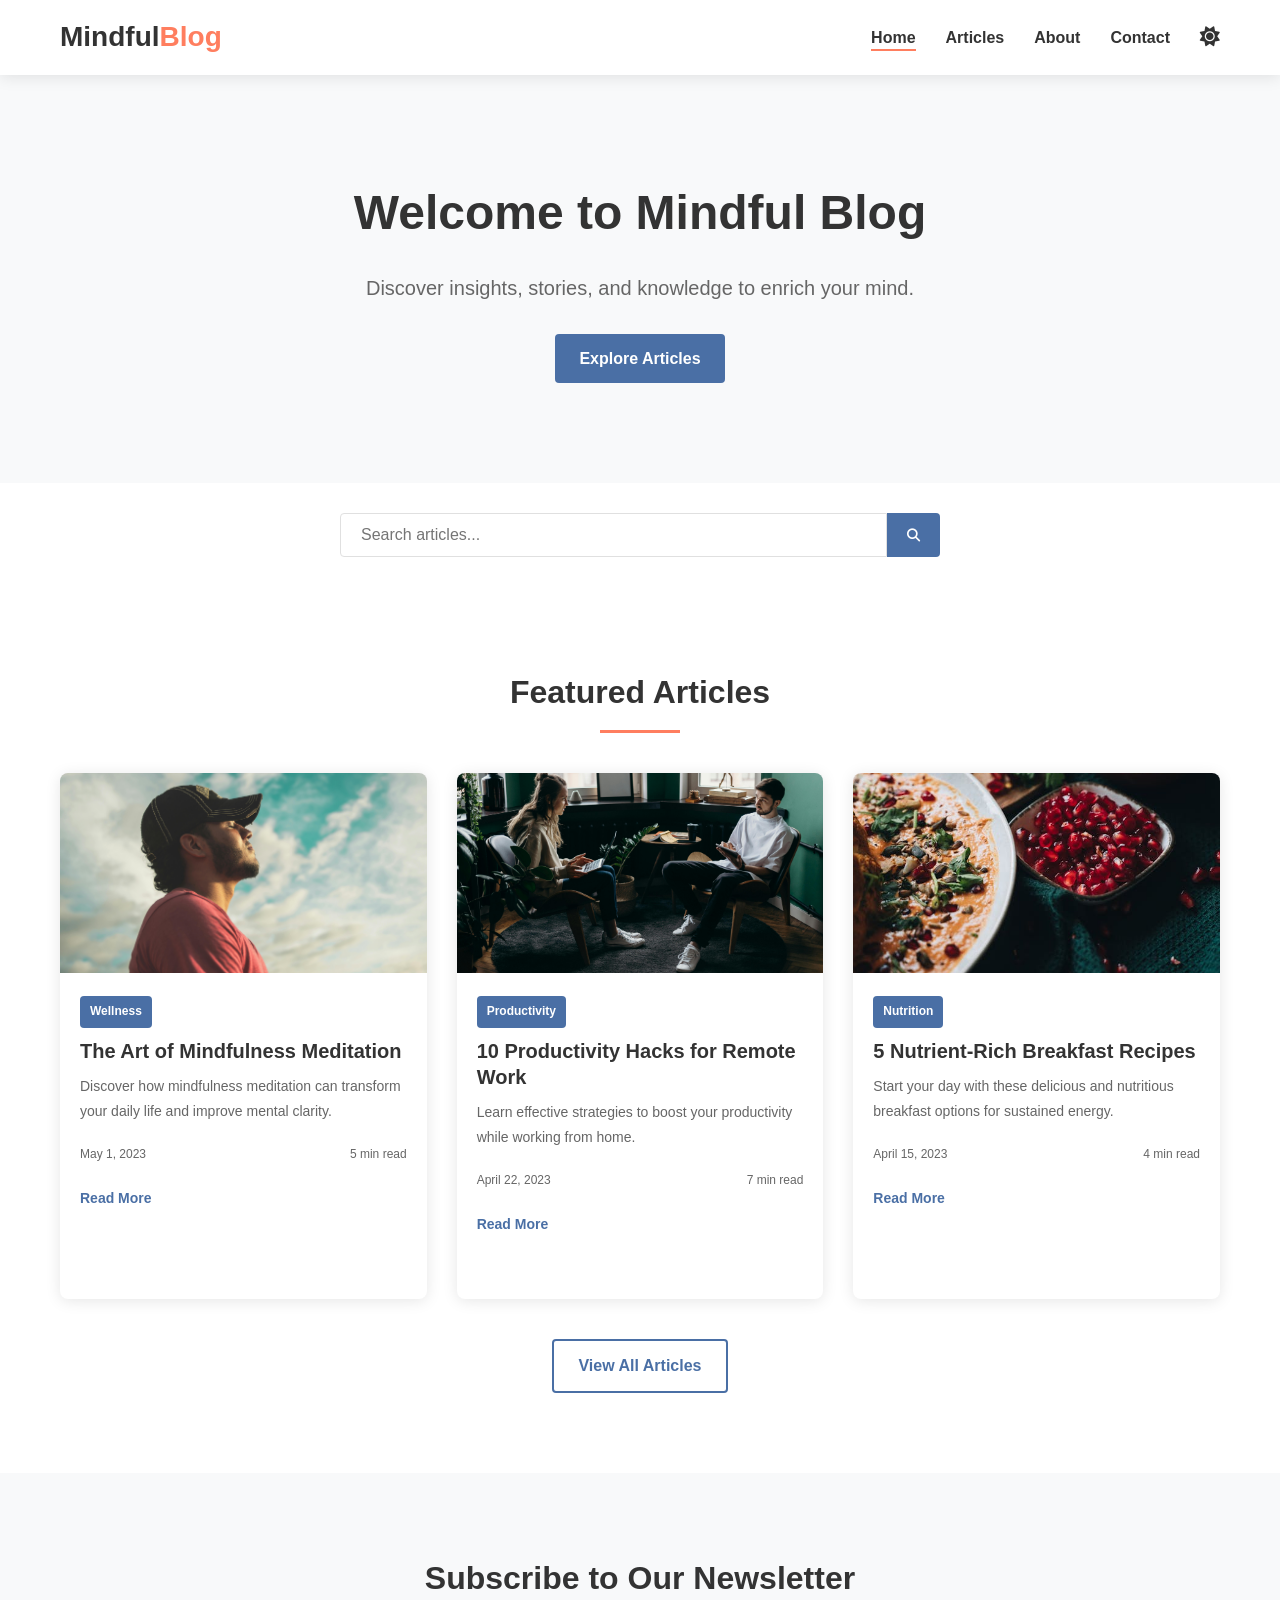
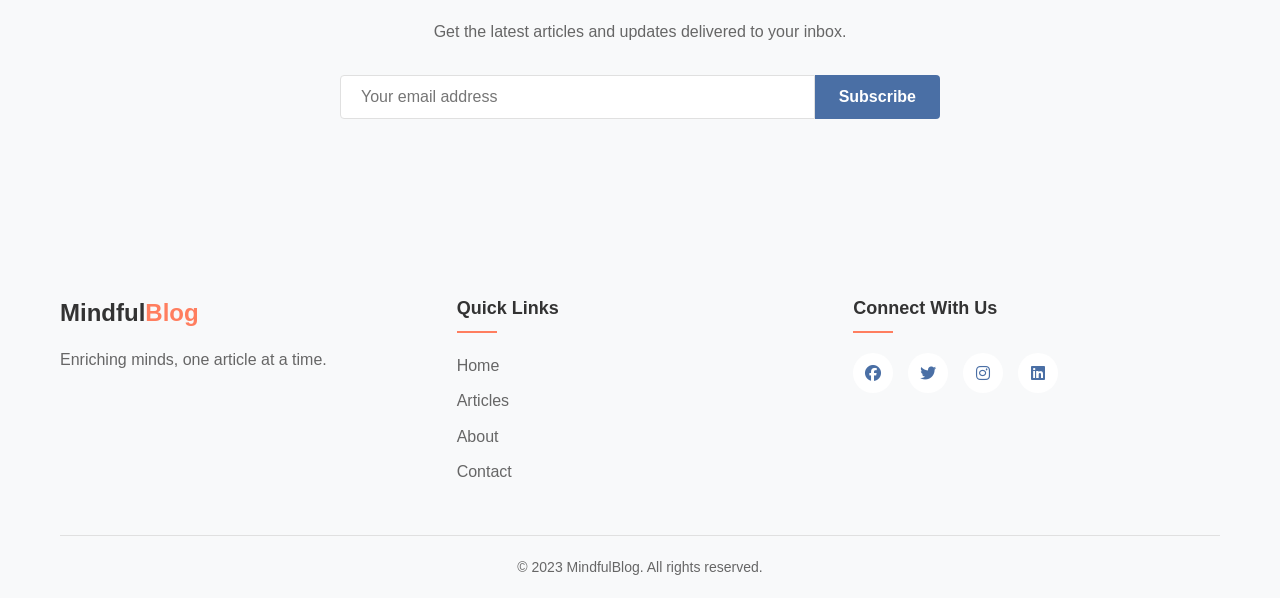
<file: index.html>
<!DOCTYPE html>
<html lang="en">
<head>
    <meta charset="UTF-8">
    <meta name="viewport" content="width=device-width, initial-scale=1.0">
    <title>Mindful Blog - Home</title>
    <link rel="stylesheet" href="style.css">
    <link rel="stylesheet" href="https://cdnjs.cloudflare.com/ajax/libs/font-awesome/6.4.0/css/all.min.css">
</head>
<body>
    <header>
        <div class="container">
            <div class="logo">
                <h1>Mindful<span>Blog</span></h1>
            </div>
            <nav>
                <ul class="nav-links">
                    <li><a href="index.html" class="active">Home</a></li>
                    <li><a href="blog.html">Articles</a></li>
                    <li><a href="about.html">About</a></li>
                    <li><a href="contact.html">Contact</a></li>
                </ul>
                <div class="theme-toggle">
                    <i class="fas fa-sun"></i>
                </div>
                <div class="hamburger">
                    <div class="line"></div>
                    <div class="line"></div>
                    <div class="line"></div>
                </div>
            </nav>
        </div>
    </header>

    <section class="hero">
        <div class="container">
            <div class="hero-content">
                <h2>Welcome to Mindful Blog</h2>
                <p>Discover insights, stories, and knowledge to enrich your mind.</p>
                <a href="blog.html" class="btn">Explore Articles</a>
            </div>
        </div>
    </section>

    <section class="search-section">
        <div class="container">
            <div class="search-container">
                <input type="text" id="search-input" placeholder="Search articles...">
                <button id="search-btn"><i class="fas fa-search"></i></button>
            </div>
        </div>
    </section>

    <section class="featured-posts">
        <div class="container">
            <h2 class="section-title">Featured Articles</h2>
            <div class="posts-grid">
                <div class="post-card">
                    <div class="post-image">
                        <img src="meditation.jpg" alt="Mindfulness Meditation">
                    </div>
                    <div class="post-content">
                        <div class="post-category">Wellness</div>
                        <h3 class="post-title">The Art of Mindfulness Meditation</h3>
                        <p class="post-excerpt">Discover how mindfulness meditation can transform your daily life and improve mental clarity.</p>
                        <div class="post-meta">
                            <span class="post-date">May 1, 2023</span>
                            <span class="post-read-time">5 min read</span>
                        </div>
                        <a href="post.html" class="read-more">Read More</a>
                    </div>
                </div>
                <div class="post-card">
                    <div class="post-image">
                        <img src="productivity.jpg" alt="Productivity Tips">
                    </div>
                    <div class="post-content">
                        <div class="post-category">Productivity</div>
                        <h3 class="post-title">10 Productivity Hacks for Remote Work</h3>
                        <p class="post-excerpt">Learn effective strategies to boost your productivity while working from home.</p>
                        <div class="post-meta">
                            <span class="post-date">April 22, 2023</span>
                            <span class="post-read-time">7 min read</span>
                        </div>
                        <a href="post2.html" class="read-more">Read More</a>
                    </div>
                </div>
                <div class="post-card">
                    <div class="post-image">
                        <img src="healthy.jpeg" alt="Healthy Recipes">
                    </div>
                    <div class="post-content">
                        <div class="post-category">Nutrition</div>
                        <h3 class="post-title">5 Nutrient-Rich Breakfast Recipes</h3>
                        <p class="post-excerpt">Start your day with these delicious and nutritious breakfast options for sustained energy.</p>
                        <div class="post-meta">
                            <span class="post-date">April 15, 2023</span>
                            <span class="post-read-time">4 min read</span>
                        </div>
                        <a href="post3.html" class="read-more">Read More</a>
                    </div>
                </div>
            </div>
            <div class="view-all-container">
                <a href="blog.html" class="btn btn-outline">View All Articles</a>
            </div>
        </div>
    </section>

    <section class="newsletter">
        <div class="container">
            <div class="newsletter-content">
                <h2>Subscribe to Our Newsletter</h2>
                <p>Get the latest articles and updates delivered to your inbox.</p>
                <form id="newsletter-form">
                    <input type="email" placeholder="Your email address" required>
                    <button type="submit" class="btn">Subscribe</button>
                </form>
                <div id="newsletter-message"></div>
            </div>
        </div>
    </section>

    <footer>
        <div class="container">
            <div class="footer-content">
                <div class="footer-logo">
                    <h2>Mindful<span>Blog</span></h2>
                    <p>Enriching minds, one article at a time.</p>
                </div>
                <div class="footer-links">
                    <h3>Quick Links</h3>
                    <ul>
                        <li><a href="index.html">Home</a></li>
                        <li><a href="blog.html">Articles</a></li>
                        <li><a href="about.html">About</a></li>
                        <li><a href="contact.html">Contact</a></li>
                    </ul>
                </div>
                <div class="footer-social">
                    <h3>Connect With Us</h3>
                    <div class="social-icons">
                        <a href="#"><i class="fab fa-facebook"></i></a>
                        <a href="#"><i class="fab fa-twitter"></i></a>
                        <a href="#"><i class="fab fa-instagram"></i></a>
                        <a href="#"><i class="fab fa-linkedin"></i></a>
                    </div>
                </div>
            </div>
            <div class="footer-bottom">
                <p>&copy; 2023 MindfulBlog. All rights reserved.</p>
            </div>
        </div>
    </footer>

    <script src="script.js"></script>
    <script src="shared.js"></script>
</body>
</html>
</file>
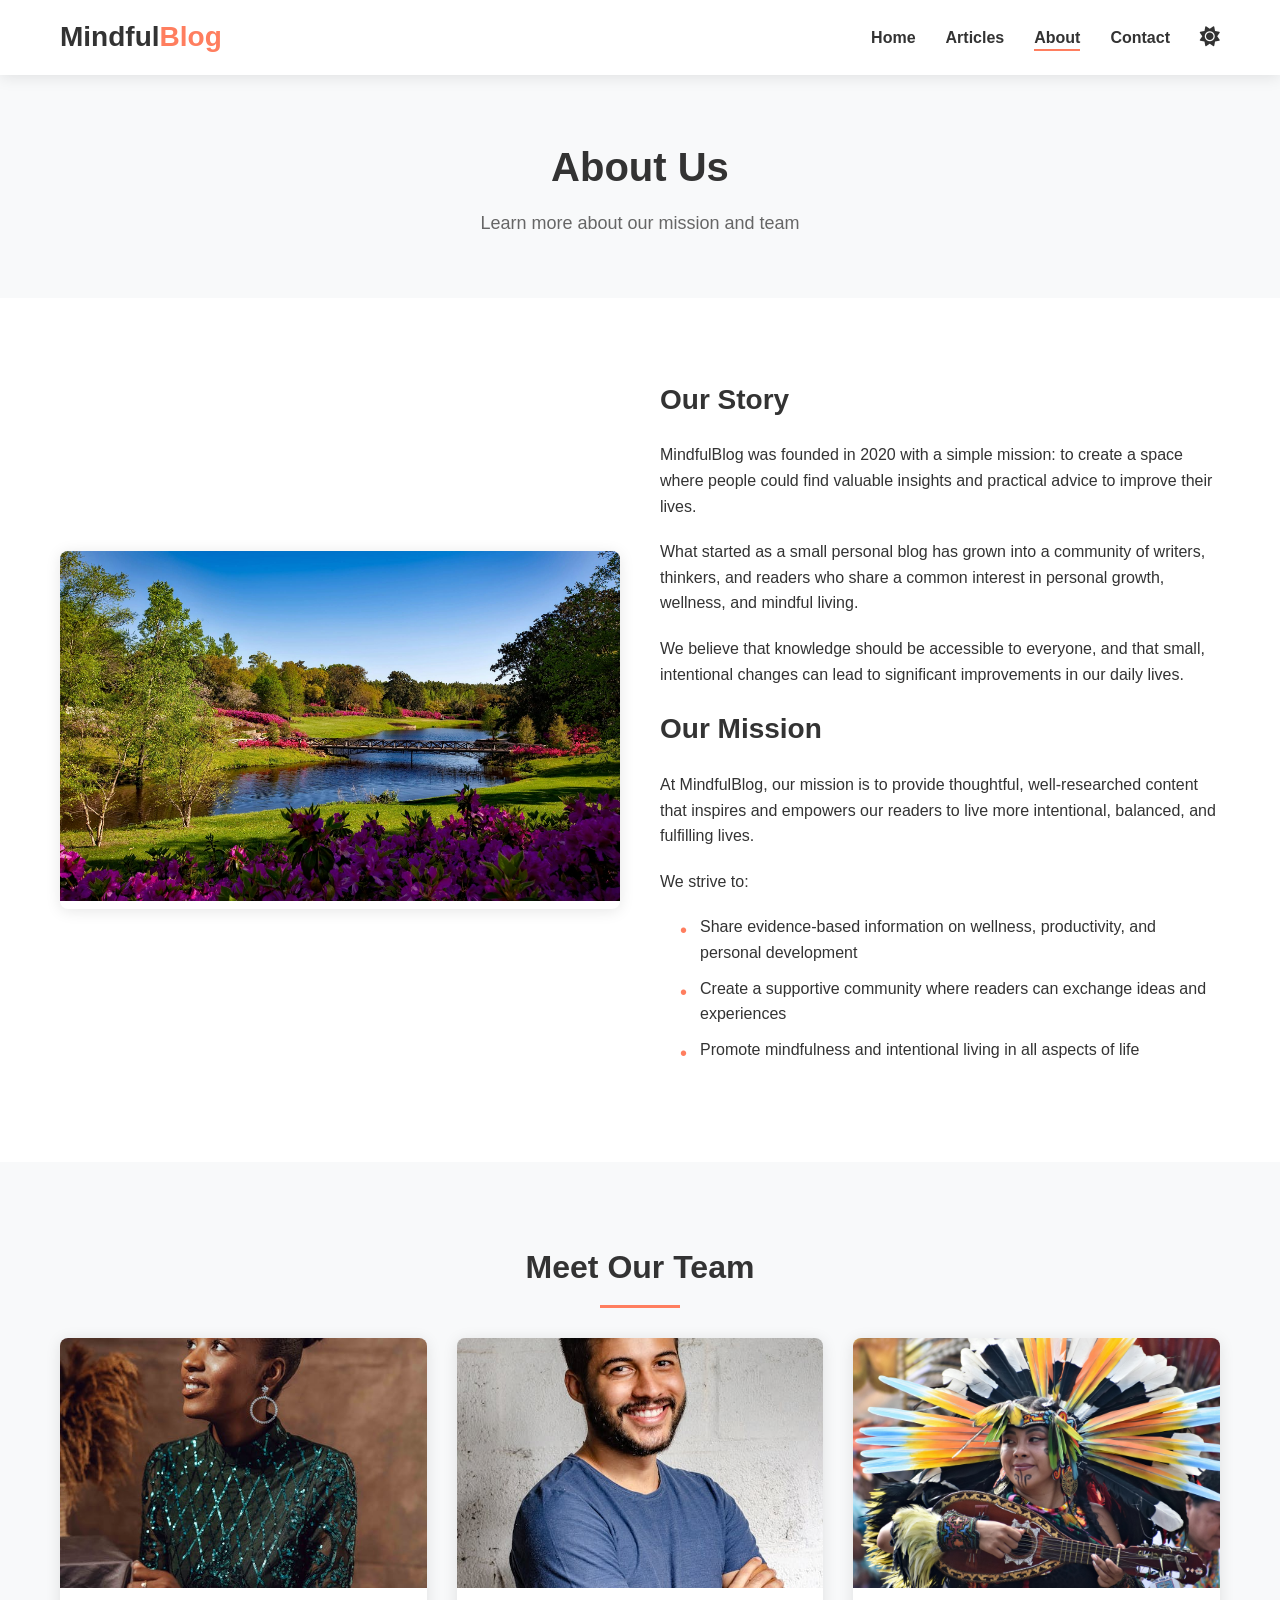
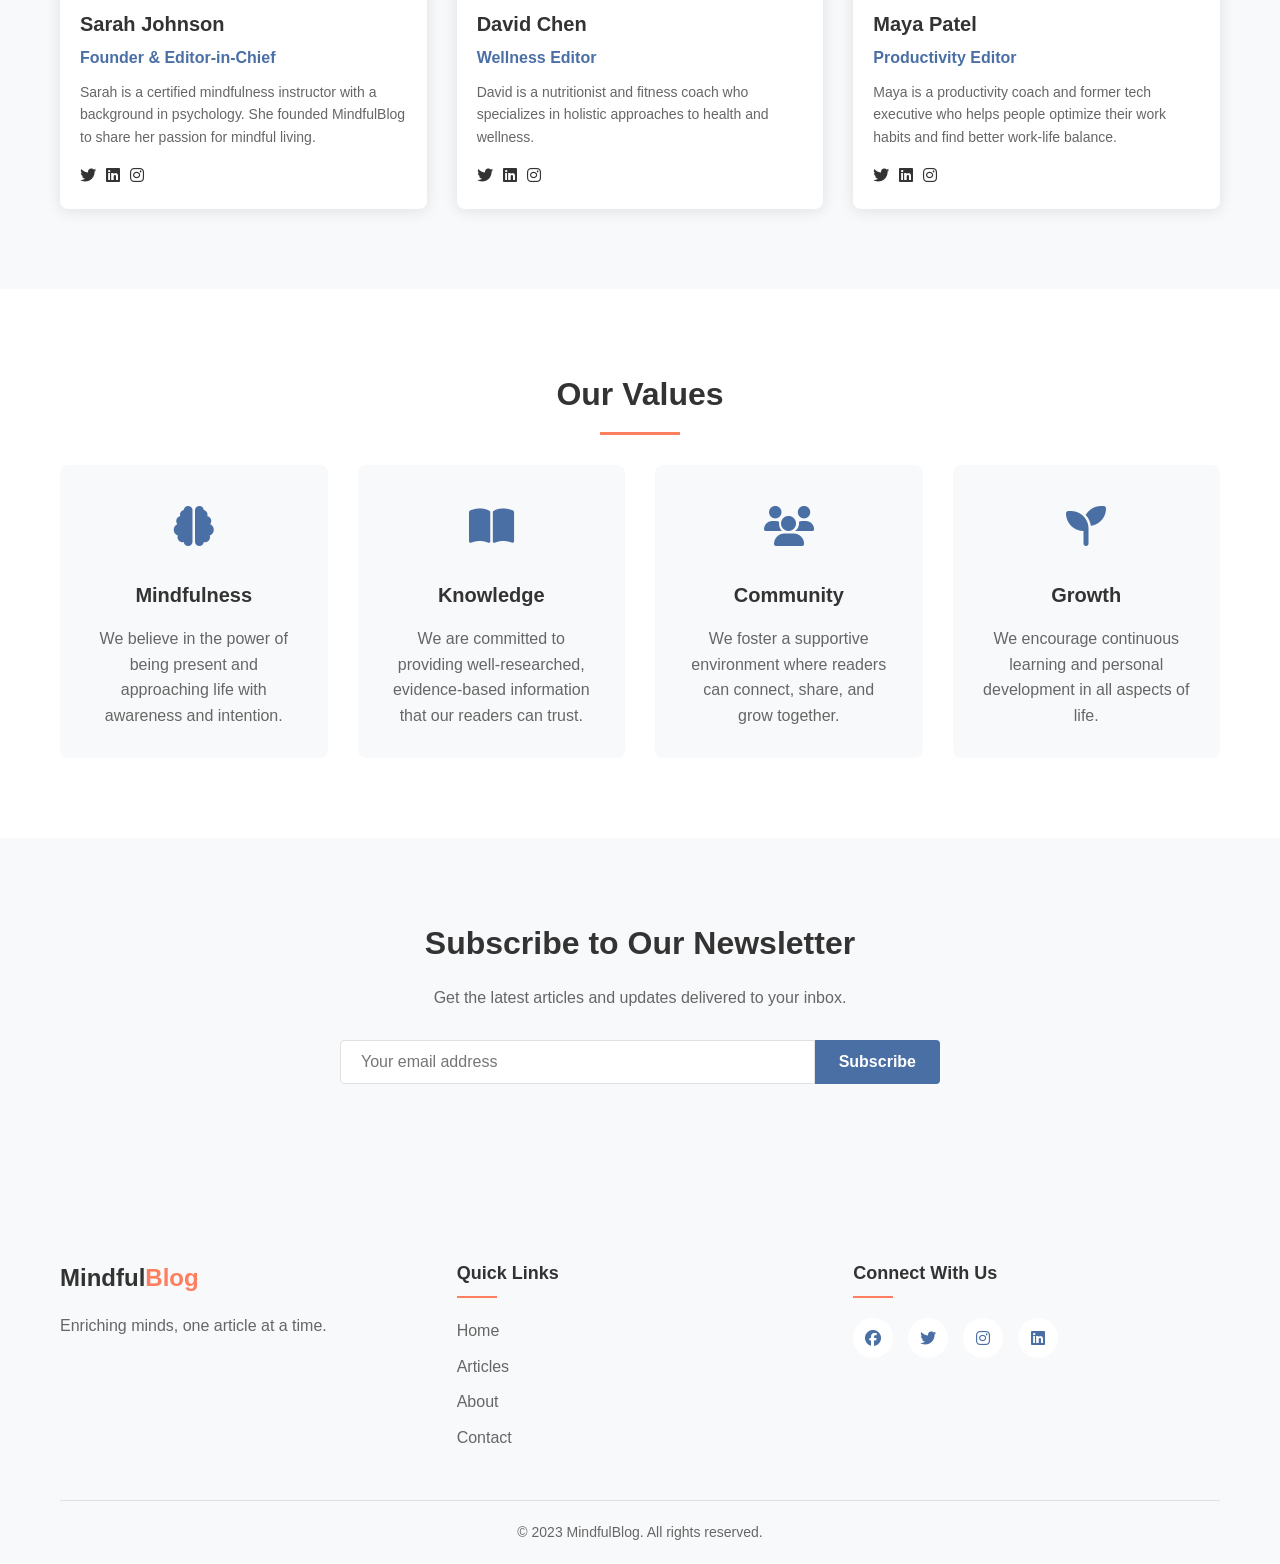
<file: about.html>
<!DOCTYPE html>
<html lang="en">
<head>
    <meta charset="UTF-8">
    <meta name="viewport" content="width=device-width, initial-scale=1.0">
    <title>About Us - Mindful Blog</title>
    <link rel="stylesheet" href="style.css">
    <link rel="stylesheet" href="https://cdnjs.cloudflare.com/ajax/libs/font-awesome/6.4.0/css/all.min.css">
</head>
<body>
    <header>
        <div class="container">
            <div class="logo">
                <h1>Mindful<span>Blog</span></h1>
            </div>
            <nav>
                <ul class="nav-links">
                    <li><a href="index.html">Home</a></li>
                    <li><a href="blog.html">Articles</a></li>
                    <li><a href="about.html" class="active">About</a></li>
                    <li><a href="contact.html">Contact</a></li>
                </ul>
                <div class="theme-toggle">
                    <i class="fas fa-sun"></i>
                </div>
                <div class="hamburger">
                    <div class="line"></div>
                    <div class="line"></div>
                    <div class="line"></div>
                </div>
            </nav>
        </div>
    </header>

    <section class="page-header">
        <div class="container">
            <h1>About Us</h1>
            <p>Learn more about our mission and team</p>
        </div>
    </section>

    <section class="about-section">
        <div class="container">
            <div class="about-content">
                <div class="about-image">
                    <img src="about.jpg" alt="About Mindful Blog">
                </div>
                <div class="about-text">
                    <h2>Our Story</h2>
                    <p>MindfulBlog was founded in 2020 with a simple mission: to create a space where people could find valuable insights and practical advice to improve their lives.</p>
                    <p>What started as a small personal blog has grown into a community of writers, thinkers, and readers who share a common interest in personal growth, wellness, and mindful living.</p>
                    <p>We believe that knowledge should be accessible to everyone, and that small, intentional changes can lead to significant improvements in our daily lives.</p>
                    <h2>Our Mission</h2>
                    <p>At MindfulBlog, our mission is to provide thoughtful, well-researched content that inspires and empowers our readers to live more intentional, balanced, and fulfilling lives.</p>
                    <p>We strive to:</p>
                    <ul>
                        <li>Share evidence-based information on wellness, productivity, and personal development</li>
                        <li>Create a supportive community where readers can exchange ideas and experiences</li>
                        <li>Promote mindfulness and intentional living in all aspects of life</li>
                    </ul>
                </div>
            </div>
        </div>
    </section>

    <section class="team-section">
        <div class="container">
            <h2 class="section-title">Meet Our Team</h2>
            <div class="team-grid">
                <div class="team-member">
                    <div class="member-image">
                        <img src="sarah.jpeg" alt="Sarah Johnson">
                    </div>
                    <div class="member-info">
                        <h3>Sarah Johnson</h3>
                        <p class="member-role">Founder & Editor-in-Chief</p>
                        <p class="member-bio">Sarah is a certified mindfulness instructor with a background in psychology. She founded MindfulBlog to share her passion for mindful living.</p>
                        <div class="member-social">
                            <a href="#"><i class="fab fa-twitter"></i></a>
                            <a href="#"><i class="fab fa-linkedin"></i></a>
                            <a href="#"><i class="fab fa-instagram"></i></a>
                        </div>
                    </div>
                </div>
                <div class="team-member">
                    <div class="member-image">
                        <img src="david.jpeg" alt="David Chen">
                    </div>
                    <div class="member-info">
                        <h3>David Chen</h3>
                        <p class="member-role">Wellness Editor</p>
                        <p class="member-bio">David is a nutritionist and fitness coach who specializes in holistic approaches to health and wellness.</p>
                        <div class="member-social">
                            <a href="#"><i class="fab fa-twitter"></i></a>
                            <a href="#"><i class="fab fa-linkedin"></i></a>
                            <a href="#"><i class="fab fa-instagram"></i></a>
                        </div>
                    </div>
                </div>
                <div class="team-member">
                    <div class="member-image">
                        <img src="maya.jpg" alt="Maya Patel">
                    </div>
                    <div class="member-info">
                        <h3>Maya Patel</h3>
                        <p class="member-role">Productivity Editor</p>
                        <p class="member-bio">Maya is a productivity coach and former tech executive who helps people optimize their work habits and find better work-life balance.</p>
                        <div class="member-social">
                            <a href="#"><i class="fab fa-twitter"></i></a>
                            <a href="#"><i class="fab fa-linkedin"></i></a>
                            <a href="#"><i class="fab fa-instagram"></i></a>
                        </div>
                    </div>
                </div>
            </div>
        </div>
    </section>

    <section class="values-section">
        <div class="container">
            <h2 class="section-title">Our Values</h2>
            <div class="values-grid">
                <div class="value-card">
                    <div class="value-icon">
                        <i class="fas fa-brain"></i>
                    </div>
                    <h3>Mindfulness</h3>
                    <p>We believe in the power of being present and approaching life with awareness and intention.</p>
                </div>
                <div class="value-card">
                    <div class="value-icon">
                        <i class="fas fa-book-open"></i>
                    </div>
                    <h3>Knowledge</h3>
                    <p>We are committed to providing well-researched, evidence-based information that our readers can trust.</p>
                </div>
                <div class="value-card">
                    <div class="value-icon">
                        <i class="fas fa-users"></i>
                    </div>
                    <h3>Community</h3>
                    <p>We foster a supportive environment where readers can connect, share, and grow together.</p>
                </div>
                <div class="value-card">
                    <div class="value-icon">
                        <i class="fas fa-seedling"></i>
                    </div>
                    <h3>Growth</h3>
                    <p>We encourage continuous learning and personal development in all aspects of life.</p>
                </div>
            </div>
        </div>
    </section>

    <section class="newsletter">
        <div class="container">
            <div class="newsletter-content">
                <h2>Subscribe to Our Newsletter</h2>
                <p>Get the latest articles and updates delivered to your inbox.</p>
                <form id="newsletter-form">
                    <input type="email" placeholder="Your email address" required>
                    <button type="submit" class="btn">Subscribe</button>
                </form>
                <div id="newsletter-message"></div>
            </div>
        </div>
    </section>

    <footer>
        <div class="container">
            <div class="footer-content">
                <div class="footer-logo">
                    <h2>Mindful<span>Blog</span></h2>
                    <p>Enriching minds, one article at a time.</p>
                </div>
                <div class="footer-links">
                    <h3>Quick Links</h3>
                    <ul>
                        <li><a href="index.html">Home</a></li>
                        <li><a href="blog.html">Articles</a></li>
                        <li><a href="about.html">About</a></li>
                        <li><a href="contact.html">Contact</a></li>
                    </ul>
                </div>
                <div class="footer-social">
                    <h3>Connect With Us</h3>
                    <div class="social-icons">
                        <a href="#"><i class="fab fa-facebook"></i></a>
                        <a href="#"><i class="fab fa-twitter"></i></a>
                        <a href="#"><i class="fab fa-instagram"></i></a>
                        <a href="#"><i class="fab fa-linkedin"></i></a>
                    </div>
                </div>
            </div>
            <div class="footer-bottom">
                <p>&copy; 2023 MindfulBlog. All rights reserved.</p>
            </div>
        </div>
    </footer>

    <script src="script.js"></script>
    <script src="shared.js"></script>
</body>
</html>
</file>
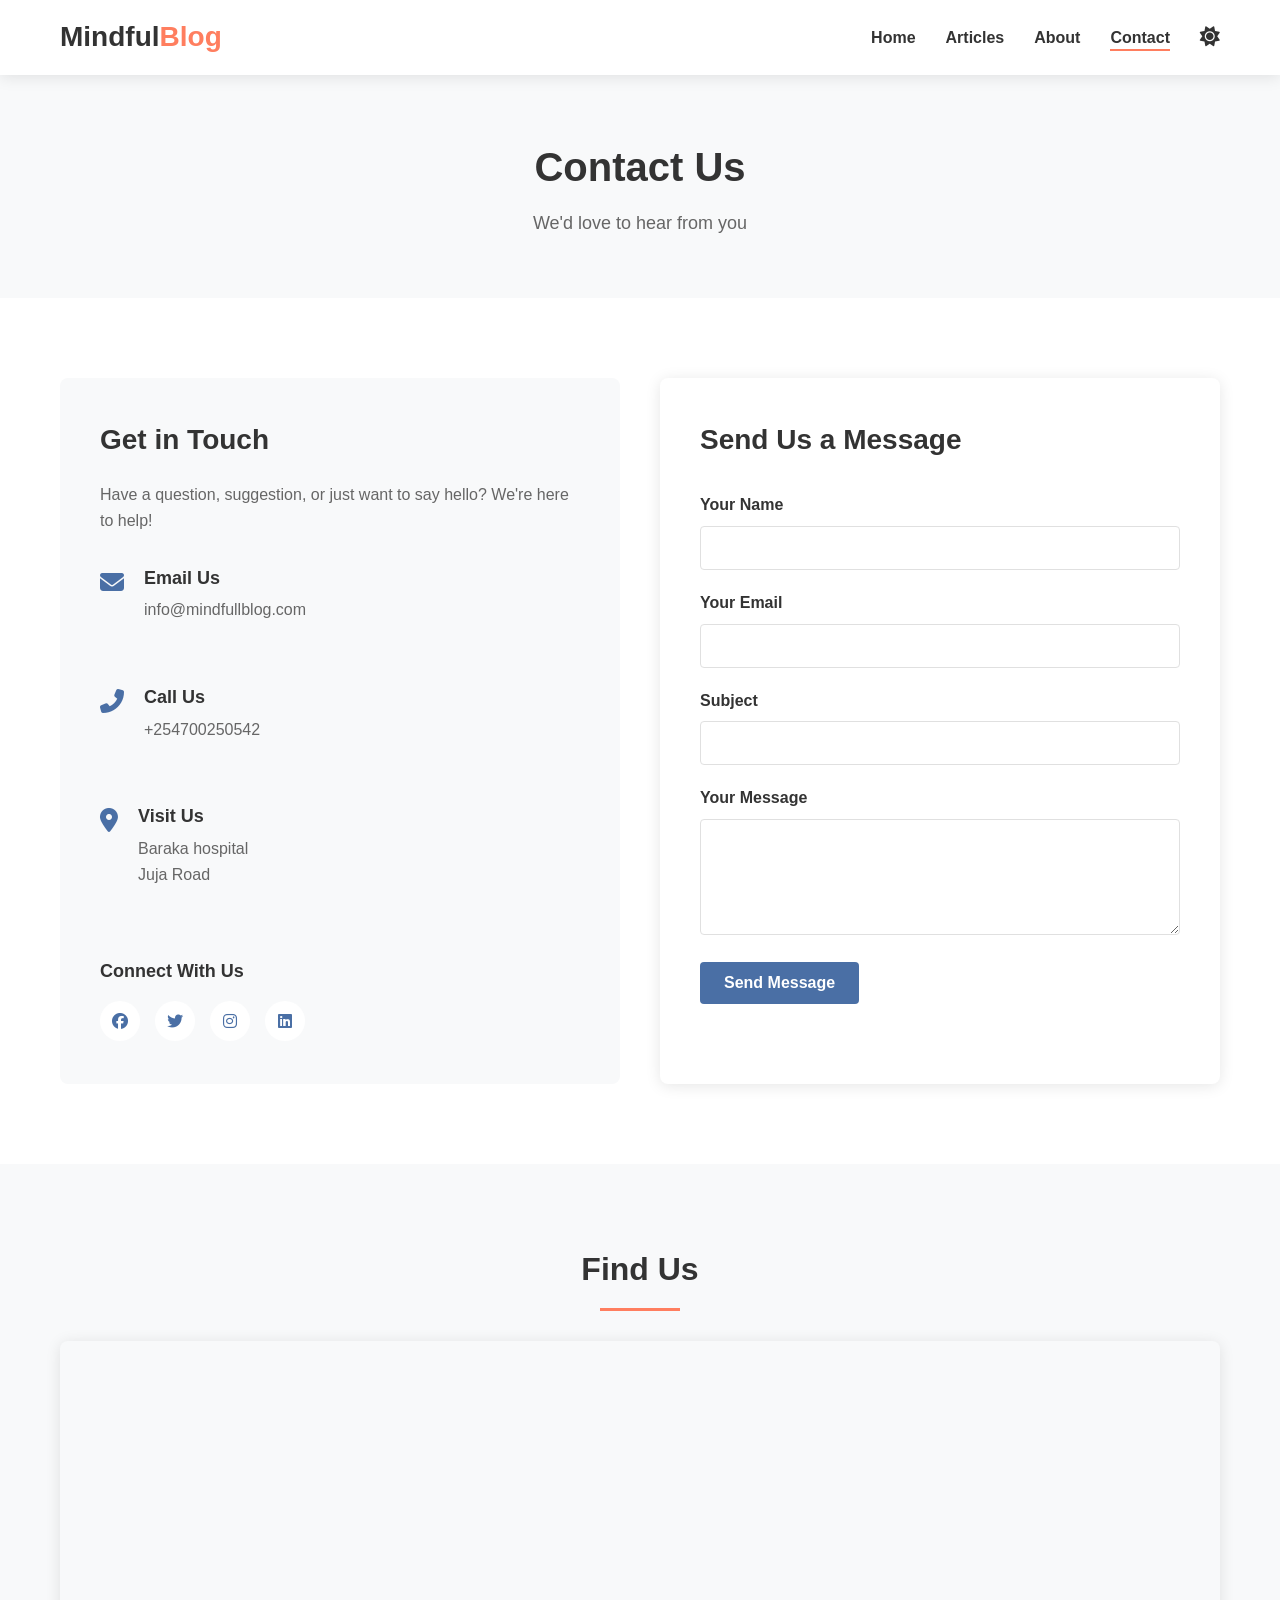
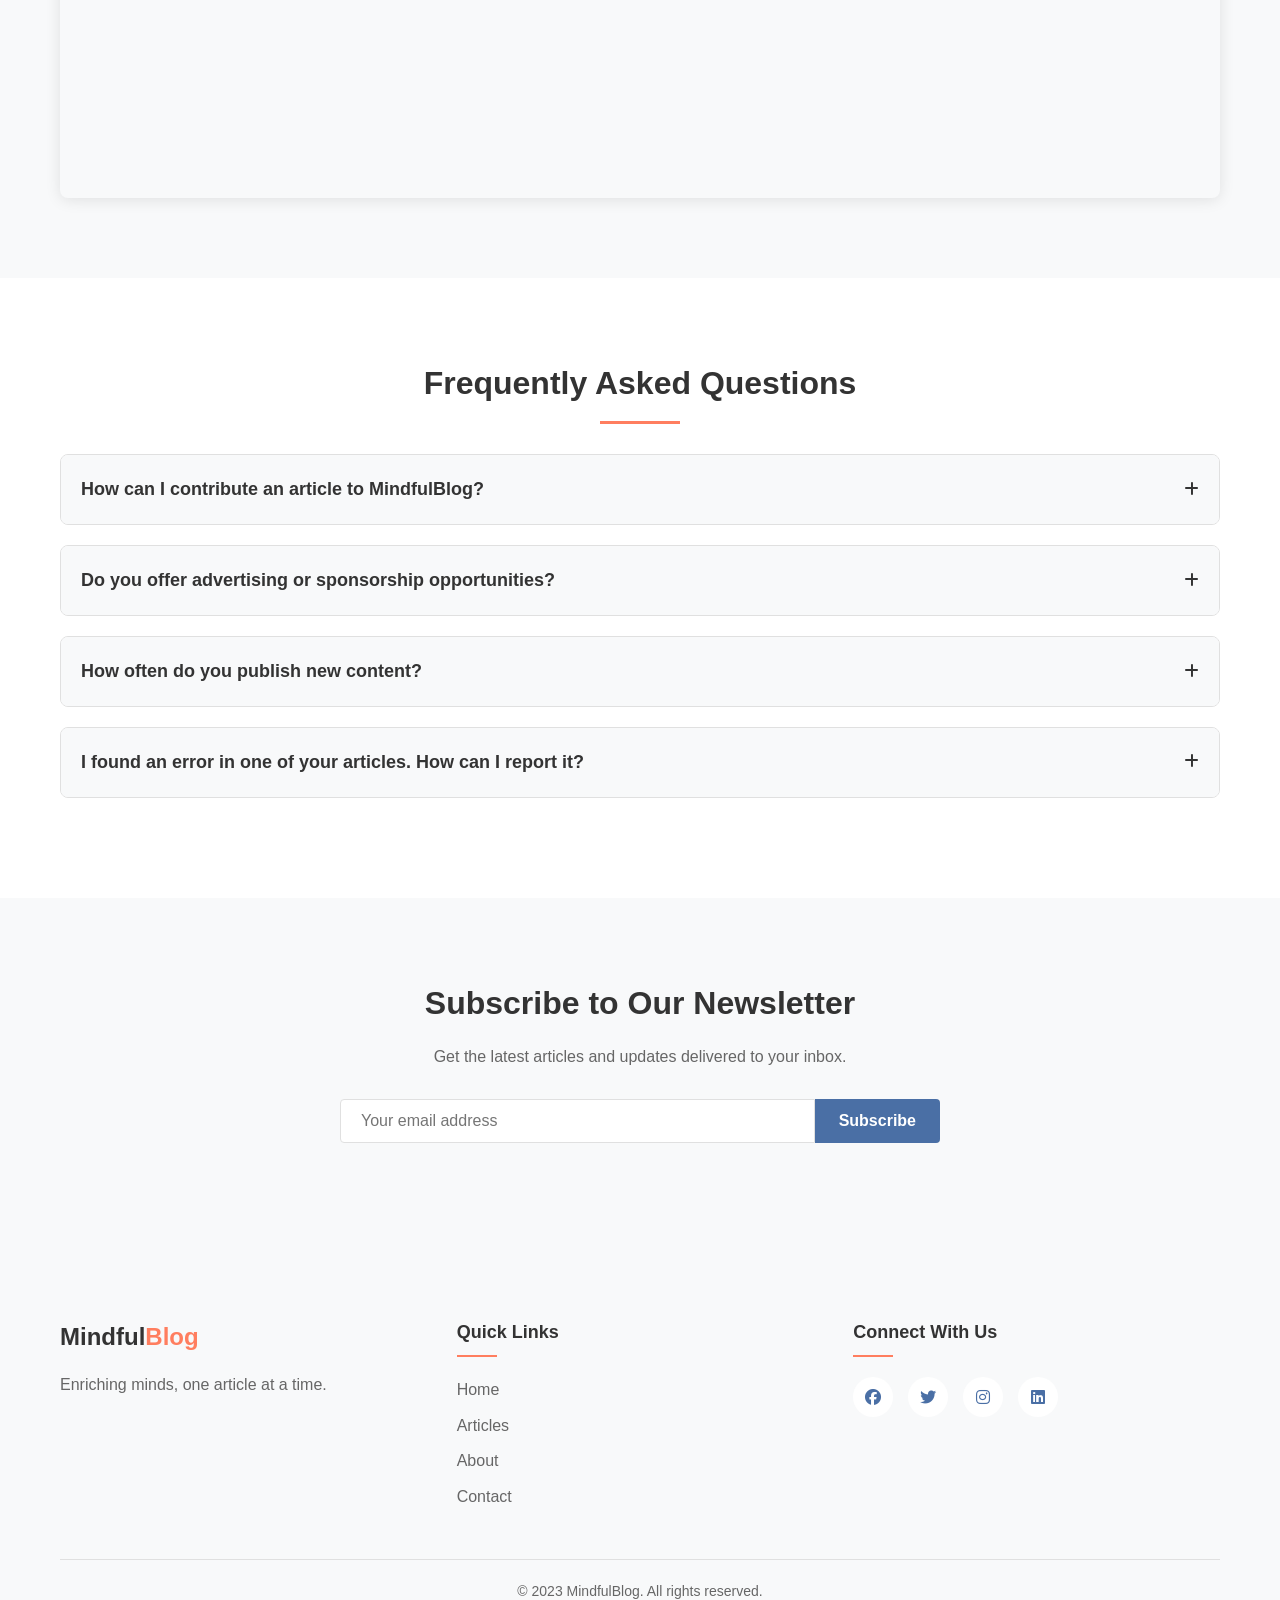
<file: contact.html>
<!DOCTYPE html>
<html lang="en">
<head>
    <meta charset="UTF-8">
    <meta name="viewport" content="width=device-width, initial-scale=1.0">
    <title>Contact Us - Mindful Blog</title>
    <link rel="stylesheet" href="style.css">
    <link rel="stylesheet" href="https://cdnjs.cloudflare.com/ajax/libs/font-awesome/6.4.0/css/all.min.css">
</head>
<body>
    <header>
        <div class="container">
            <div class="logo">
                <h1>Mindful<span>Blog</span></h1>
            </div>
            <nav>
                <ul class="nav-links">
                    <li><a href="index.html">Home</a></li>
                    <li><a href="blog.html">Articles</a></li>
                    <li><a href="about.html">About</a></li>
                    <li><a href="contact.html" class="active">Contact</a></li>
                </ul>
                <div class="theme-toggle">
                    <i class="fas fa-sun"></i>
                </div>
                <div class="hamburger">
                    <div class="line"></div>
                    <div class="line"></div>
                    <div class="line"></div>
                </div>
            </nav>
        </div>
    </header>

    <section class="page-header">
        <div class="container">
            <h1>Contact Us</h1>
            <p>We'd love to hear from you</p>
        </div>
    </section>

    <section class="contact-section">
        <div class="container">
            <div class="contact-container">
                <div class="contact-info">
                    <h2>Get in Touch</h2>
                    <p>Have a question, suggestion, or just want to say hello? We're here to help!</p>
                    
                    <div class="info-item">
                        <div class="info-icon">
                            <i class="fas fa-envelope"></i>
                        </div>
                        <div class="info-content">
                            <h3>Email Us</h3>
                            <p>info@mindfullblog.com</p>
                        </div>
                    </div>
                    
                    <div class="info-item">
                        <div class="info-icon">
                            <i class="fas fa-phone-alt"></i>
                        </div>
                        <div class="info-content">
                            <h3>Call Us</h3>
                            <p>+254700250542</p>
                        </div>
                    </div>
                    
                    <div class="info-item">
                        <div class="info-icon">
                            <i class="fas fa-map-marker-alt"></i>
                        </div>
                        <div class="info-content">
                            <h3>Visit Us</h3>
                            <p>Baraka hospital<br>Juja Road</p>
                        </div>
                    </div>
                    
                    <div class="social-connect">
                        <h3>Connect With Us</h3>
                        <div class="social-icons">
                            <a href="#"><i class="fab fa-facebook"></i></a>
                            <a href="#"><i class="fab fa-twitter"></i></a>
                            <a href="#"><i class="fab fa-instagram"></i></a>
                            <a href="#"><i class="fab fa-linkedin"></i></a>
                        </div>
                    </div>
                </div>
                
                <div class="contact-form">
                    <h2>Send Us a Message</h2>
                    <form id="contact-form">
                        <div class="form-group">
                            <label for="name">Your Name</label>
                            <input type="text" id="name" required>
                        </div>
                        <div class="form-group">
                            <label for="email">Your Email</label>
                            <input type="email" id="email" required>
                        </div>
                        <div class="form-group">
                            <label for="subject">Subject</label>
                            <input type="text" id="subject" required>
                        </div>
                        <div class="form-group">
                            <label for="message">Your Message</label>
                            <textarea id="message" rows="5" required></textarea>
                        </div>
                        <button type="submit" class="btn">Send Message</button>
                    </form>
                    <div id="form-message"></div>
                </div>
            </div>
        </div>
    </section>

    <section class="map-section">
        <div class="container">
            <h2 class="section-title">Find Us</h2>
            <div class="map-container">
                <iframe src="https://www.google.com/maps/embed?pb=!1m18!1m12!1m3!1d3153.0968143526147!2d-122.41941548468204!3d37.77492997975903!2m3!1f0!2f0!3f0!3m2!1i1024!2i768!4f13.1!3m3!1m2!1s0x8085809c6c8f4459%3A0xb10ed6d9b5050fa5!2sMarket%20St%2C%20San%20Francisco%2C%20CA!5e0!3m2!1sen!2sus!4v1651532769899!5m2!1sen!2sus" width="100%" height="450" style="border:0;" allowfullscreen="" loading="lazy" referrerpolicy="no-referrer-when-downgrade"></iframe>
            </div>
        </div>
    </section>

    <section class="faq-section">
        <div class="container">
            <h2 class="section-title">Frequently Asked Questions</h2>
            <div class="faq-container">
                <div class="faq-item">
                    <div class="faq-question">
                        <h3>How can I contribute an article to MindfulBlog?</h3>
                        <span class="faq-toggle"><i class="fas fa-plus"></i></span>
                    </div>
                    <div class="faq-answer">
                        <p>We welcome guest contributions from writers who share our values and can provide valuable insights to our readers. Please send your pitch or completed article to submissions@mindfullblog.com with the subject line "Guest Post Submission".</p>
                    </div>
                </div>
                <div class="faq-item">
                    <div class="faq-question">
                        <h3>Do you offer advertising or sponsorship opportunities?</h3>
                        <span class="faq-toggle"><i class="fas fa-plus"></i></span>
                    </div>
                    <div class="faq-answer">
                        <p>Yes, we offer various advertising and sponsorship opportunities for brands that align with our values. Please contact us at partnerships@mindfullblog.com for more information.</p>
                    </div>
                </div>
                <div class="faq-item">
                    <div class="faq-question">
                        <h3>How often do you publish new content?</h3>
                        <span class="faq-toggle"><i class="fas fa-plus"></i></span>
                    </div>
                    <div class="faq-answer">
                        <p>We publish new articles three times a week, typically on Monday, Wednesday, and Friday. Subscribe to our newsletter to get notified when new content is available.</p>
                    </div>
                </div>
                <div class="faq-item">
                    <div class="faq-question">
                        <h3>I found an error in one of your articles. How can I report it?</h3>
                        <span class="faq-toggle"><i class="fas fa-plus"></i></span>
                    </div>
                    <div class="faq-answer">
                        <p>We strive for accuracy in all our content. If you've found an error, please let us know by emailing corrections@mindfullblog.com with the article title and a description of the error.</p>
                    </div>
                </div>
            </div>
        </div>
    </section>

    <section class="newsletter">
        <div class="container">
            <div class="newsletter-content">
                <h2>Subscribe to Our Newsletter</h2>
                <p>Get the latest articles and updates delivered to your inbox.</p>
                <form id="newsletter-form">
                    <input type="email" placeholder="Your email address" required>
                    <button type="submit" class="btn">Subscribe</button>
                </form>
                <div id="newsletter-message"></div>
            </div>
        </div>
    </section>

    <footer>
        <div class="container">
            <div class="footer-content">
                <div class="footer-logo">
                    <h2>Mindful<span>Blog</span></h2>
                    <p>Enriching minds, one article at a time.</p>
                </div>
                <div class="footer-links">
                    <h3>Quick Links</h3>
                    <ul>
                        <li><a href="index.html">Home</a></li>
                        <li><a href="blog.html">Articles</a></li>
                        <li><a href="about.html">About</a></li>
                        <li><a href="contact.html">Contact</a></li>
                    </ul>
                </div>
                <div class="footer-social">
                    <h3>Connect With Us</h3>
                    <div class="social-icons">
                        <a href="#"><i class="fab fa-facebook"></i></a>
                        <a href="#"><i class="fab fa-twitter"></i></a>
                        <a href="#"><i class="fab fa-instagram"></i></a>
                        <a href="#"><i class="fab fa-linkedin"></i></a>
                    </div>
                </div>
            </div>
            <div class="footer-bottom">
                <p>&copy; 2023 MindfulBlog. All rights reserved.</p>
            </div>
        </div>
    </footer>

    <script src="script.js"></script>
    <script src="contact.js"></script>
    <script src="shared.js"></script>
</body>
</html>
</file>
<file: style.css>
/* Base Styles */
:root {
    --primary-color: #4a6fa5;
    --secondary-color: #6b8cae;
    --accent-color: #ff7e5f;
    --text-color: #333;
    --text-light: #666;
    --bg-color: #fff;
    --bg-light: #f8f9fa;
    --border-color: #e0e0e0;
    --success-color: #28a745;
    --error-color: #dc3545;
    --font-main: 'Segoe UI', Tahoma, Geneva, Verdana, sans-serif;
    --transition: all 0.3s ease;
    --shadow: 0 2px 15px rgba(0, 0, 0, 0.1);
    --container-width: 1200px;
}

/* Dark Mode Variables */
.dark-mode {
    --primary-color: #5a7fb5;
    --secondary-color: #7b9cbe;
    --accent-color: #ff8e6f;
    --text-color: #f0f0f0;
    --text-light: #b0b0b0;
    --bg-color: #121212;
    --bg-light: #1e1e1e;
    --border-color: #2c2c2c;
    --shadow: 0 2px 15px rgba(0, 0, 0, 0.3);
}

* {
    margin: 0;
    padding: 0;
    box-sizing: border-box;
}

body {
    font-family: var(--font-main);
    color: var(--text-color);
    background-color: var(--bg-color);
    line-height: 1.6;
    transition: var(--transition);
}

a {
    text-decoration: none;
    color: var(--primary-color);
    transition: var(--transition);
}

a:hover {
    color: var(--accent-color);
}

ul {
    list-style: none;
}

img {
    max-width: 100%;
    height: auto;
}

.container {
    max-width: var(--container-width);
    margin: 0 auto;
    padding: 0 20px;
}

.btn {
    display: inline-block;
    background-color: var(--primary-color);
    color: white;
    padding: 12px 24px;
    border: none;
    border-radius: 4px;
    cursor: pointer;
    font-size: 16px;
    font-weight: 600;
    transition: var(--transition);
}

.btn:hover {
    background-color: var(--secondary-color);
    color: white;
}

.btn-outline {
    background-color: transparent;
    border: 2px solid var(--primary-color);
    color: var(--primary-color);
}

.btn-outline:hover {
    background-color: var(--primary-color);
    color: white;
}

.section-title {
    font-size: 32px;
    margin-bottom: 30px;
    text-align: center;
    position: relative;
    padding-bottom: 15px;
}

.section-title::after {
    content: '';
    position: absolute;
    bottom: 0;
    left: 50%;
    transform: translateX(-50%);
    width: 80px;
    height: 3px;
    background-color: var(--accent-color);
}

/* Header Styles */
header {
    background-color: var(--bg-color);
    box-shadow: var(--shadow);
    position: sticky;
    top: 0;
    z-index: 1000;
    padding: 15px 0;
    transition: var(--transition);
}

.logo h1 {
    font-size: 28px;
    font-weight: 700;
}

.logo span {
    color: var(--accent-color);
}

header .container {
    display: flex;
    justify-content: space-between;
    align-items: center;
}

nav {
    display: flex;
    align-items: center;
}

.nav-links {
    display: flex;
}

.nav-links li {
    margin-left: 30px;
}

.nav-links a {
    color: var(--text-color);
    font-weight: 600;
    position: relative;
}

.nav-links a::after {
    content: '';
    position: absolute;
    bottom: -5px;
    left: 0;
    width: 0;
    height: 2px;
    background-color: var(--accent-color);
    transition: var(--transition);
}

.nav-links a:hover::after,
.nav-links a.active::after {
    width: 100%;
}

.theme-toggle {
    margin-left: 30px;
    cursor: pointer;
    font-size: 20px;
    color: var(--text-color);
    transition: var(--transition);
}

.theme-toggle:hover {
    color: var(--accent-color);
}

.hamburger {
    display: none;
    cursor: pointer;
}

.hamburger .line {
    width: 25px;
    height: 3px;
    background-color: var(--text-color);
    margin: 5px 0;
    transition: var(--transition);
}

/* Hero Section */
.hero {
    background-color: var(--bg-light);
    padding: 100px 0;
    text-align: center;
}

.hero-content h2 {
    font-size: 48px;
    margin-bottom: 20px;
}

.hero-content p {
    font-size: 20px;
    color: var(--text-light);
    max-width: 700px;
    margin: 0 auto 30px;
}

/* Search Section */
.search-section {
    padding: 30px 0;
    background-color: var(--bg-color);
}

.search-container {
    display: flex;
    max-width: 600px;
    margin: 0 auto;
}

.search-container input {
    flex: 1;
    padding: 12px 20px;
    border: 1px solid var(--border-color);
    border-radius: 4px 0 0 4px;
    font-size: 16px;
    outline: none;
    transition: var(--transition);
    background-color: var(--bg-color);
    color: var(--text-color);
}

.search-container input:focus {
    border-color: var(--primary-color);
}

.search-container button {
    background-color: var(--primary-color);
    color: white;
    border: none;
    padding: 0 20px;
    border-radius: 0 4px 4px 0;
    cursor: pointer;
    transition: var(--transition);
}

.search-container button:hover {
    background-color: var(--secondary-color);
}

/* Featured Posts Section */
.featured-posts {
    padding: 80px 0;
}

.posts-grid {
    display: grid;
    grid-template-columns: repeat(auto-fill, minmax(350px, 1fr));
    gap: 30px;
    margin-top: 40px;
}

.post-card {
    background-color: var(--bg-color);
    border-radius: 8px;
    overflow: hidden;
    box-shadow: var(--shadow);
    transition: var(--transition);
}

.post-card:hover {
    transform: translateY(-5px);
    box-shadow: 0 10px 20px rgba(0, 0, 0, 0.1);
}

.post-image {
    height: 200px;
    overflow: hidden;
}

.post-image img {
    width: 100%;
    height: 100%;
    object-fit: cover;
    transition: var(--transition);
}

.post-card:hover .post-image img {
    transform: scale(1.05);
}

.post-content {
    padding: 20px;
}

.post-category {
    display: inline-block;
    background-color: var(--primary-color);
    color: white;
    padding: 5px 10px;
    border-radius: 4px;
    font-size: 12px;
    font-weight: 600;
    margin-bottom: 10px;
}

.post-title {
    font-size: 20px;
    margin-bottom: 10px;
    line-height: 1.3;
}

.post-excerpt {
    color: var(--text-light);
    margin-bottom: 15px;
    font-size: 14px;
}

.post-meta {
    display: flex;
    justify-content: space-between;
    color: var(--text-light);
    font-size: 12px;
    margin-bottom: 15px;
}

.read-more {
    display: inline-block;
    color: var(--primary-color);
    font-weight: 600;
    font-size: 14px;
    transition: var(--transition);
}

.read-more:hover {
    color: var(--accent-color);
}

.view-all-container {
    text-align: center;
    margin-top: 40px;
}

/* Newsletter Section */
.newsletter {
    background-color: var(--bg-light);
    padding: 80px 0;
}

.newsletter-content {
    max-width: 600px;
    margin: 0 auto;
    text-align: center;
}

.newsletter-content h2 {
    font-size: 32px;
    margin-bottom: 15px;
}

.newsletter-content p {
    color: var(--text-light);
    margin-bottom: 30px;
}

.newsletter-content form {
    display: flex;
    margin-bottom: 15px;
}

.newsletter-content input {
    flex: 1;
    padding: 12px 20px;
    border: 1px solid var(--border-color);
    border-radius: 4px 0 0 4px;
    font-size: 16px;
    outline: none;
    transition: var(--transition);
    background-color: var(--bg-color);
    color: var(--text-color);
}

.newsletter-content input:focus {
    border-color: var(--primary-color);
}

.newsletter-content button {
    border-radius: 0 4px 4px 0;
}

#newsletter-message {
    font-size: 14px;
    margin-top: 10px;
    height: 20px;
}

/* Footer Styles */
footer {
    background-color: var(--bg-light);
    padding: 60px 0 20px;
}

.footer-content {
    display: grid;
    grid-template-columns: repeat(auto-fit, minmax(250px, 1fr));
    gap: 30px;
    margin-bottom: 40px;
}

.footer-logo h2 {
    font-size: 24px;
    margin-bottom: 15px;
}

.footer-logo span {
    color: var(--accent-color);
}

.footer-logo p {
    color: var(--text-light);
}

.footer-links h3,
.footer-social h3 {
    font-size: 18px;
    margin-bottom: 20px;
    position: relative;
    padding-bottom: 10px;
}

.footer-links h3::after,
.footer-social h3::after {
    content: '';
    position: absolute;
    bottom: 0;
    left: 0;
    width: 40px;
    height: 2px;
    background-color: var(--accent-color);
}

.footer-links ul li {
    margin-bottom: 10px;
}

.footer-links ul li a {
    color: var(--text-light);
    transition: var(--transition);
}

.footer-links ul li a:hover {
    color: var(--accent-color);
    padding-left: 5px;
}

.social-icons {
    display: flex;
    gap: 15px;
}

.social-icons a {
    display: flex;
    align-items: center;
    justify-content: center;
    width: 40px;
    height: 40px;
    background-color: var(--bg-color);
    border-radius: 50%;
    color: var(--primary-color);
    transition: var(--transition);
}

.social-icons a:hover {
    background-color: var(--primary-color);
    color: white;
}

.footer-bottom {
    text-align: center;
    padding-top: 20px;
    border-top: 1px solid var(--border-color);
    color: var(--text-light);
    font-size: 14px;
}

/* Page Header */
.page-header {
    background-color: var(--bg-light);
    padding: 60px 0;
    text-align: center;
}

.page-header h1 {
    font-size: 40px;
    margin-bottom: 10px;
}

.page-header p {
    color: var(--text-light);
    font-size: 18px;
}

/* Blog Categories */
.blog-categories {
    padding: 30px 0;
}

.category-filters {
    display: flex;
    justify-content: center;
    flex-wrap: wrap;
    gap: 10px;
}

.category-btn {
    background-color: var(--bg-light);
    border: 1px solid var(--border-color);
    color: var(--text-color);
    padding: 8px 16px;
    border-radius: 20px;
    cursor: pointer;
    transition: var(--transition);
    font-size: 14px;
}

.category-btn:hover,
.category-btn.active {
    background-color: var(--primary-color);
    color: white;
    border-color: var(--primary-color);
}

/* Blog Posts Section */
.blog-posts {
    padding: 40px 0 80px;
}

.pagination {
    text-align: center;
    margin-top: 40px;
}

/* Blog Post Page */
.blog-post {
    padding: 60px 0;
}

.post-header {
    margin-bottom: 30px;
}

.post-header .post-title {
    font-size: 36px;
    margin: 10px 0 20px;
    line-height: 1.3;
}

.post-meta {
    display: flex;
    justify-content: space-between;
    align-items: center;
    flex-wrap: wrap;
    gap: 20px;
}

.author {
    display: flex;
    align-items: center;
}

.author-img {
    width: 40px;
    height: 40px;
    border-radius: 50%;
    object-fit: cover;
    margin-right: 10px;
}

.author-name {
    font-weight: 600;
}

.post-details {
    display: flex;
    gap: 20px;
    color: var(--text-light);
}

.post-featured-image {
    margin-bottom: 30px;
    border-radius: 8px;
    overflow: hidden;
}

.post-content {
    margin-bottom: 40px;
    font-size: 18px;
    line-height: 1.8;
}

.post-content h2 {
    font-size: 28px;
    margin: 40px 0 20px;
}

.post-content p {
    margin-bottom: 20px;
}

.post-content ul, 
.post-content ol {
    margin: 20px 0;
    padding-left: 20px;
}

.post-content ul li, 
.post-content ol li {
    margin-bottom: 10px;
}

.post-tags {
    margin-bottom: 30px;
}

.tag-label {
    font-weight: 600;
    margin-right: 10px;
}

.tag {
    display: inline-block;
    background-color: var(--bg-light);
    color: var(--text-color);
    padding: 5px 10px;
    border-radius: 4px;
    margin-right: 10px;
    font-size: 14px;
    transition: var(--transition);
}

.tag:hover {
    background-color: var(--primary-color);
    color: white;
}

.share-post {
    display: flex;
    align-items: center;
    margin-bottom: 40px;
    padding-bottom: 40px;
    border-bottom: 1px solid var(--border-color);
}

.share-post span {
    margin-right: 15px;
    font-weight: 600;
}

.social-share {
    display: flex;
    gap: 10px;
}

.social-share a {
    display: flex;
    align-items: center;
    justify-content: center;
    width: 35px;
    height: 35px;
    background-color: var(--bg-light);
    border-radius: 50%;
    color: var(--text-color);
    transition: var(--transition);
}

.social-share a:hover {
    background-color: var(--primary-color);
    color: white;
}

.author-bio {
    display: flex;
    background-color: var(--bg-light);
    padding: 30px;
    border-radius: 8px;
    margin-bottom: 40px;
}

.author-bio .author-img {
    width: 100px;
    height: 100px;
    margin-right: 20px;
}

.author-info h3 {
    margin-bottom: 10px;
}

.author-info p {
    color: var(--text-light);
    margin-bottom: 15px;
}

.author-social {
    display: flex;
    gap: 10px;
}

.author-social a {
    color: var(--text-color);
    transition: var(--transition);
}

.author-social a:hover {
    color: var(--primary-color);
}

.related-posts {
    margin-bottom: 60px;
}

.related-posts h3 {
    font-size: 24px;
    margin-bottom: 30px;
}

.comments-section {
    margin-bottom: 60px;
}

.comments-section h3 {
    font-size: 24px;
    margin-bottom: 30px;
}

.comment {
    display: flex;
    margin-bottom: 30px;
}

.comment.reply {
    margin-left: 60px;
}

.comment-avatar {
    margin-right: 20px;
}

.comment-avatar img {
    width: 50px;
    height: 50px;
    border-radius: 50%;
    object-fit: cover;
}

.comment-content {
    flex: 1;
}

.comment-header {
    display: flex;
    justify-content: space-between;
    margin-bottom: 10px;
}

.comment-header h4 {
    font-size: 16px;
}

.comment-date {
    color: var(--text-light);
    font-size: 14px;
}

.comment-content p {
    margin-bottom: 10px;
    color: var(--text-light);
}

.reply-btn {
    background: none;
    border: none;
    color: var(--primary-color);
    cursor: pointer;
    font-size: 14px;
    font-weight: 600;
    transition: var(--transition);
}

.reply-btn:hover {
    color: var(--accent-color);
}

.add-comment {
    margin-top: 40px;
}

.add-comment h3 {
    font-size: 20px;
    margin-bottom: 20px;
}

.form-group {
    margin-bottom: 20px;
}

.form-group label {
    display: block;
    margin-bottom: 8px;
    font-weight: 600;
}

.form-group input,
.form-group textarea {
    width: 100%;
    padding: 12px;
    border: 1px solid var(--border-color);
    border-radius: 4px;
    font-size: 16px;
    background-color: var(--bg-color);
    color: var(--text-color);
    transition: var(--transition);
}

.form-group input:focus,
.form-group textarea:focus {
    border-color: var(--primary-color);
    outline: none;
}

/* About Page */
.about-section {
    padding: 80px 0;
}

.about-content {
    display: grid;
    grid-template-columns: 1fr 1fr;
    gap: 40px;
    align-items: center;
}

.about-image {
    border-radius: 8px;
    overflow: hidden;
    box-shadow: var(--shadow);
}

.about-text h2 {
    font-size: 28px;
    margin-bottom: 20px;
}

.about-text p {
    margin-bottom: 20px;
}

.about-text ul {
    margin: 20px 0;
    padding-left: 20px;
}

.about-text ul li {
    margin-bottom: 10px;
    position: relative;
    padding-left: 20px;
}

.about-text ul li::before {
    content: '•';
    color: var(--accent-color);
    position: absolute;
    left: 0;
    font-size: 20px;
}

.team-section {
    padding: 80px 0;
    background-color: var(--bg-light);
}

.team-grid {
    display: grid;
    grid-template-columns: repeat(auto-fill, minmax(300px, 1fr));
    gap: 30px;
}

.team-member {
    background-color: var(--bg-color);
    border-radius: 8px;
    overflow: hidden;
    box-shadow: var(--shadow);
    transition: var(--transition);
}

.team-member:hover {
    transform: translateY(-5px);
}

.member-image {
    height: 250px;
    overflow: hidden;
}

.member-image img {
    width: 100%;
    height: 100%;
    object-fit: cover;
    transition: var(--transition);
}

.team-member:hover .member-image img {
    transform: scale(1.05);
}

.member-info {
    padding: 20px;
}

.member-info h3 {
    font-size: 20px;
    margin-bottom: 5px;
}

.member-role {
    color: var(--primary-color);
    font-weight: 600;
    margin-bottom: 10px;
}

.member-bio {
    color: var(--text-light);
    margin-bottom: 15px;
    font-size: 14px;
}

.member-social {
    display: flex;
    gap: 10px;
}

.member-social a {
    color: var(--text-color);
    transition: var(--transition);
}

.member-social a:hover {
    color: var(--primary-color);
}

.values-section {
    padding: 80px 0;
}

.values-grid {
    display: grid;
    grid-template-columns: repeat(auto-fill, minmax(250px, 1fr));
    gap: 30px;
}

.value-card {
    background-color: var(--bg-light);
    padding: 30px;
    border-radius: 8px;
    text-align: center;
    transition: var(--transition);
}

.value-card:hover {
    transform: translateY(-5px);
    box-shadow: var(--shadow);
}

.value-icon {
    font-size: 40px;
    color: var(--primary-color);
    margin-bottom: 20px;
}

.value-card h3 {
    font-size: 20px;
    margin-bottom: 15px;
}

.value-card p {
    color: var(--text-light);
}

/* Contact Page */
.contact-section {
    padding: 80px 0;
}

.contact-container {
    display: grid;
    grid-template-columns: 1fr 1fr;
    gap: 40px;
}

.contact-info {
    background-color: var(--bg-light);
    padding: 40px;
    border-radius: 8px;
}

.contact-info h2 {
    font-size: 28px;
    margin-bottom: 20px;
}

.contact-info p {
    margin-bottom: 30px;
    color: var(--text-light);
}

.info-item {
    display: flex;
    margin-bottom: 30px;
}

.info-icon {
    font-size: 24px;
    color: var(--primary-color);
    margin-right: 20px;
}

.info-content h3 {
    font-size: 18px;
    margin-bottom: 5px;
}

.social-connect {
    margin-top: 40px;
}

.social-connect h3 {
    font-size: 18px;
    margin-bottom: 15px;
}

.contact-form {
    background-color: var(--bg-color);
    padding: 40px;
    border-radius: 8px;
    box-shadow: var(--shadow);
}

.contact-form h2 {
    font-size: 28px;
    margin-bottom: 30px;
}

#form-message {
    margin-top: 20px;
    height: 20px;
}

.map-section {
    padding: 80px 0;
    background-color: var(--bg-light);
}

.map-container {
    border-radius: 8px;
    overflow: hidden;
    box-shadow: var(--shadow);
}

.faq-section {
    padding: 80px 0;
}

.faq-item {
    margin-bottom: 20px;
    border: 1px solid var(--border-color);
    border-radius: 8px;
    overflow: hidden;
}

.faq-question {
    display: flex;
    justify-content: space-between;
    align-items: center;
    padding: 20px;
    background-color: var(--bg-light);
    cursor: pointer;
}

.faq-question h3 {
    font-size: 18px;
    margin: 0;
}

.faq-toggle {
    font-size: 16px;
    transition: var(--transition);
}

.faq-answer {
    padding: 0 20px;
    max-height: 0;
    overflow: hidden;
    transition: var(--transition);
}

.faq-item.active .faq-answer {
    padding: 20px;
    max-height: 1000px;
}

.faq-item.active .faq-toggle i {
    transform: rotate(45deg);
}

/* Responsive Styles */
@media (max-width: 992px) {
    .about-content,
    .contact-container {
        grid-template-columns: 1fr;
    }
    
    .about-image {
        order: -1;
    }
}

@media (max-width: 768px) {
    .nav-links {
        position: fixed;
        top: 70px;
        left: -100%;
        width: 100%;
        height: calc(100vh - 70px);
        background-color: var(--bg-color);
        flex-direction: column;
        align-items: center;
        padding-top: 50px;
        transition: var(--transition);
    }
    
    .nav-links.active {
        left: 0;
    }
    
    .nav-links li {
        margin: 15px 0;
    }
    
    .hamburger {
        display: block;
        margin-left: 20px;
    }
    
    .hero-content h2 {
        font-size: 36px;
    }
    
    .posts-grid {
        grid-template-columns: 1fr;
    }
    
    .newsletter-content form {
        flex-direction: column;
    }
    
    .newsletter-content input,
    .newsletter-content button {
        width: 100%;
        border-radius: 4px;
    }
    
    .newsletter-content button {
        margin-top: 10px;
    }
    
    .footer-content {
        grid-template-columns: 1fr;
    }
    
    .author-bio {
        flex-direction: column;
        text-align: center;
    }
    
    .author-bio .author-img {
        margin: 0 auto 20px;
    }
    
    .author-social {
        justify-content: center;
    }
}

@media (max-width: 576px) {
    .post-meta {
        flex-direction: column;
        align-items: flex-start;
        gap: 10px;
    }
    
    .comment {
        flex-direction: column;
    }
    
    .comment-avatar {
        margin-bottom: 15px;
    }
    
    .comment.reply {
        margin-left: 20px;
    }
}
</file>
